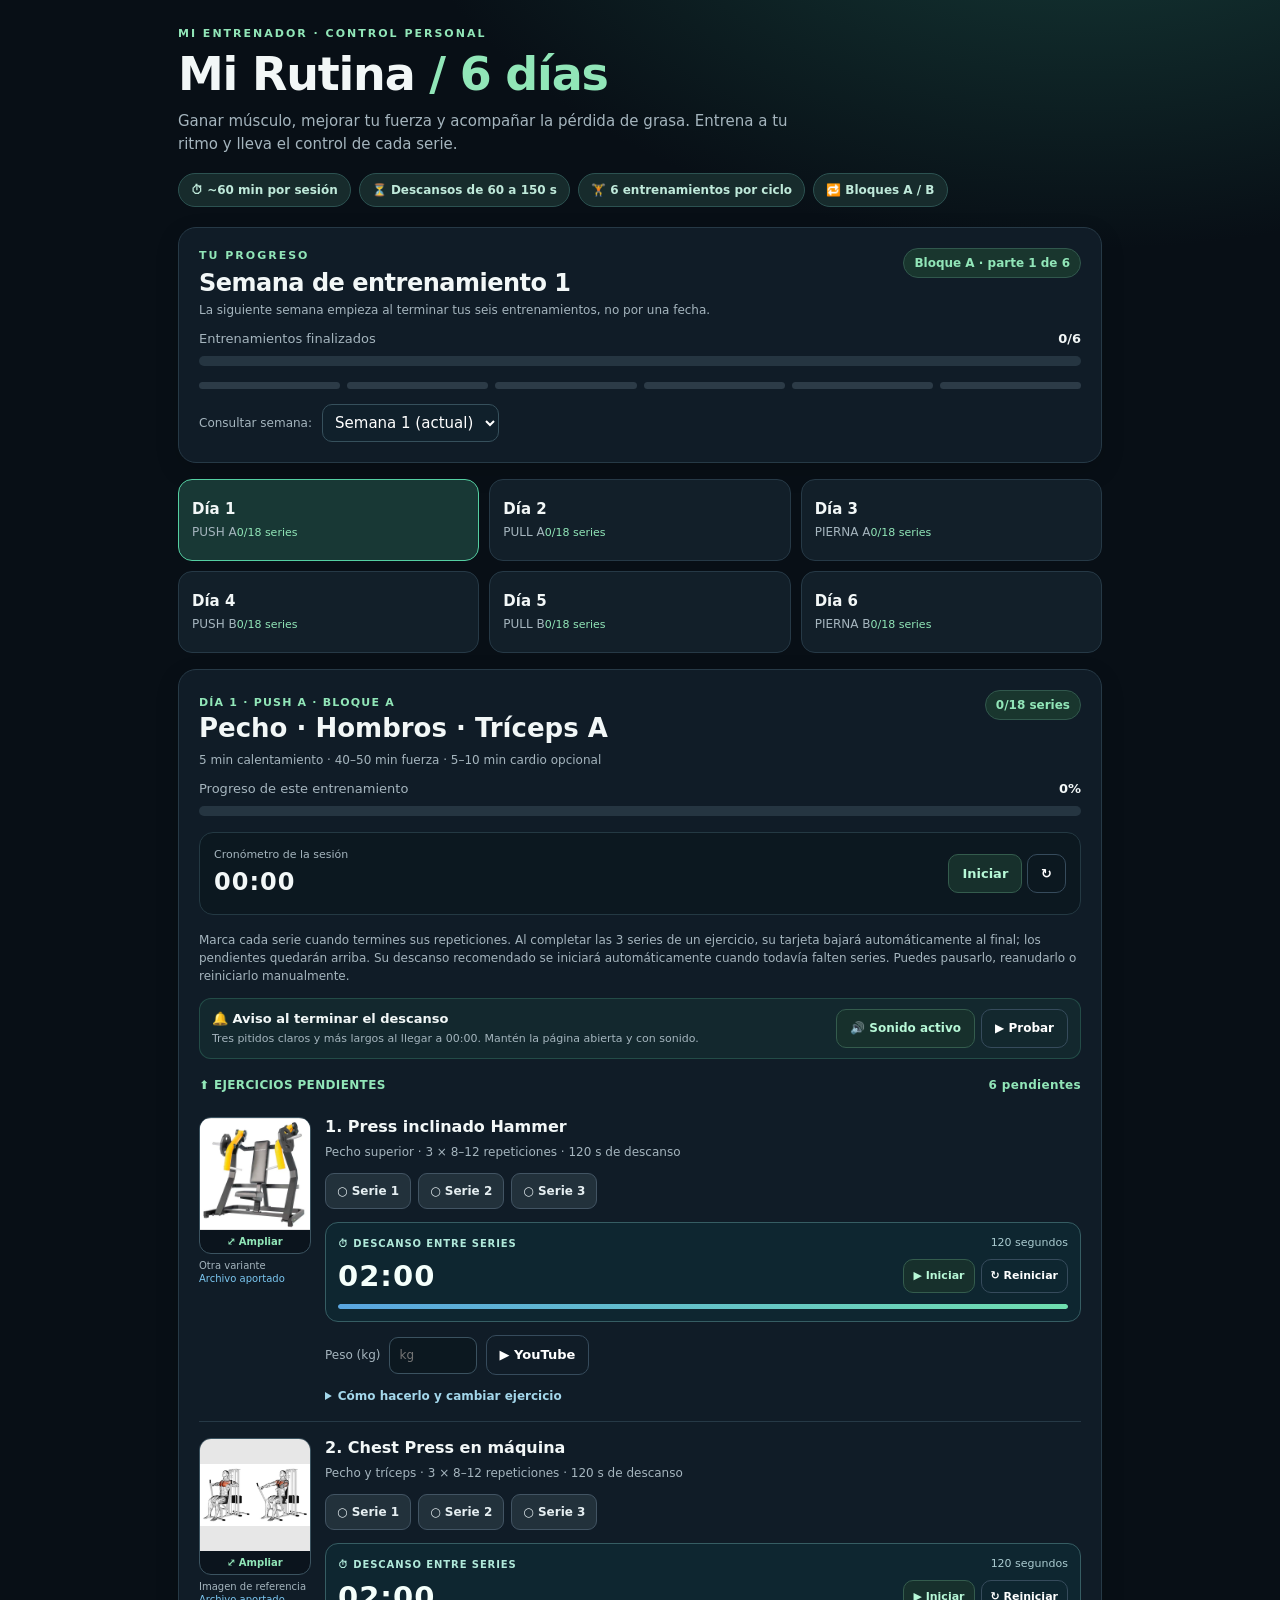
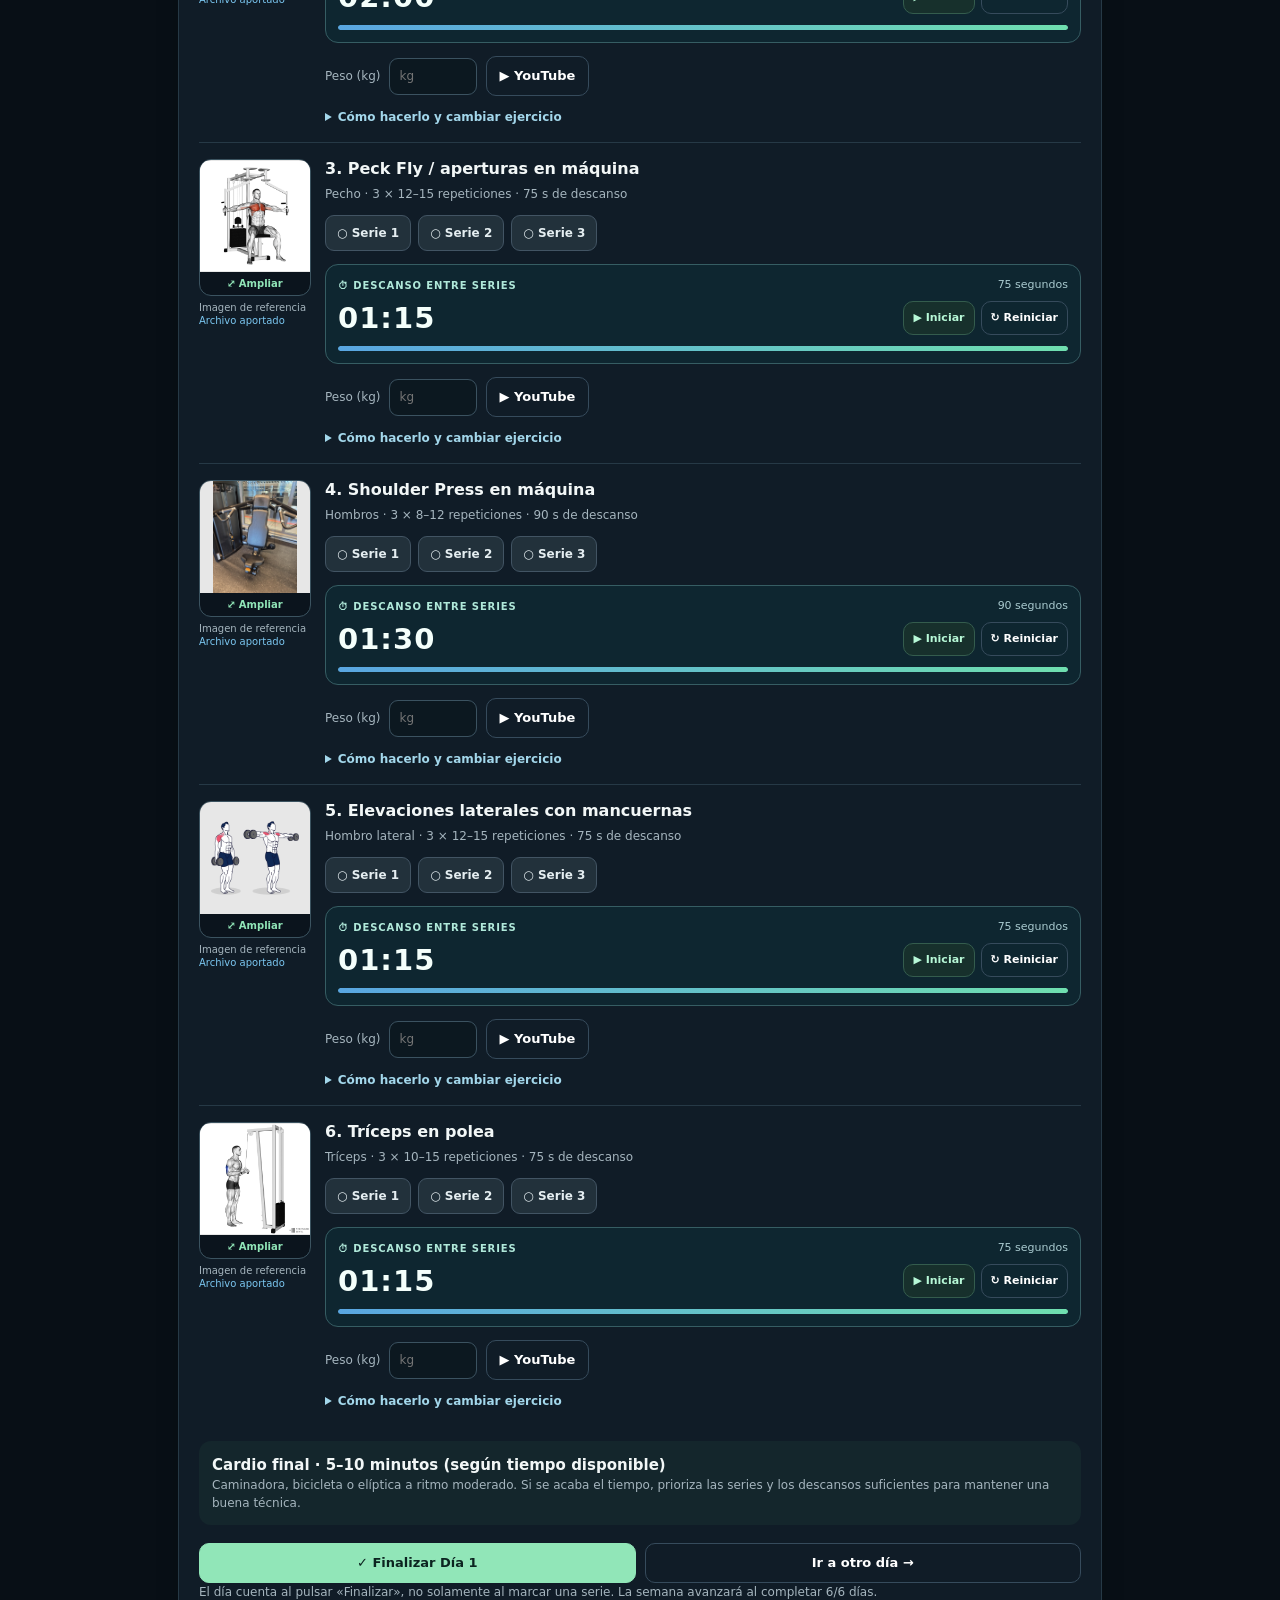
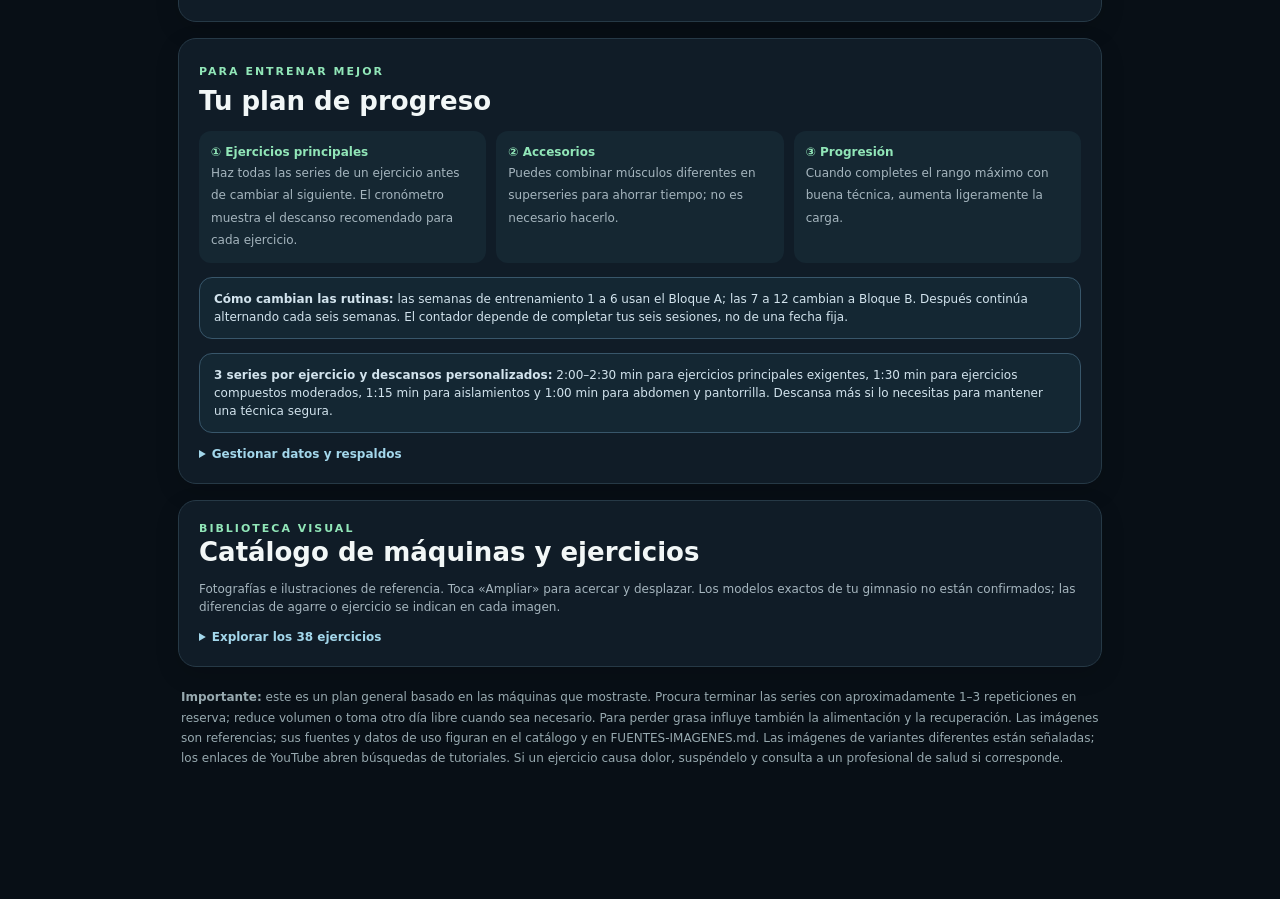
<file: index.html>
<!doctype html><html lang="es"><head><meta charset="utf-8"><meta name="viewport" content="width=device-width, initial-scale=1, viewport-fit=cover"><meta name="theme-color" content="#080f16"><meta name="description" content="Tu rutina de 6 días con progreso por series y avance automático al completar seis entrenamientos."><title>Mi Rutina · Entrenamiento de 6 días</title><style>
:root{color-scheme:dark;--bg:#080f16;--card:#101c27;--card2:#152330;--line:#263946;--text:#f2f7f7;--muted:#a5b5be;--green:#91e6b8;--green2:#37b988;--blue:#7bc7f1;--yellow:#ffd38b;--danger:#ffa8aa;--radius:18px}
*{box-sizing:border-box}html{scroll-behavior:smooth}body{margin:0;color:var(--text);font:15px/1.5 system-ui,-apple-system,BlinkMacSystemFont,'Segoe UI',sans-serif;background:radial-gradient(1100px 670px at 85% -180px,#17403b 0%,transparent 64%),var(--bg)}a{color:var(--blue);text-decoration:none}a:hover{text-decoration:underline}button,input,select,textarea{font:inherit}button{cursor:pointer}button:disabled{opacity:.42;cursor:not-allowed}button:focus-visible,input:focus-visible,select:focus-visible,summary:focus-visible{outline:2px solid var(--yellow);outline-offset:2px}
.shell{max-width:960px;margin:0 auto;padding:26px 18px 110px}header{margin-bottom:20px}.mini-label{text-transform:uppercase;letter-spacing:2px;color:var(--green);font-size:11px;font-weight:850}h1{font-size:clamp(28px,5vw,46px);line-height:1.08;letter-spacing:-1.2px;margin:7px 0 11px}h2{font-size:clamp(21px,3vw,26px);line-height:1.2;margin:0}h3{font-size:16px;margin:0}.desc,.muted{color:var(--muted)}.desc{max-width:650px;margin:0}.top-chips{display:flex;gap:8px;flex-wrap:wrap;margin-top:18px}.pill{border-radius:100px;padding:7px 12px;background:#172b2c;border:1px solid #2c5251;color:#bfe9da;font-size:12px;font-weight:700}.card{background:var(--card);border:1px solid var(--line);border-radius:var(--radius);padding:20px;margin-bottom:16px;box-shadow:0 8px 25px #0002}.card-top{display:flex;gap:14px;align-items:flex-start;justify-content:space-between;flex-wrap:wrap}.cycle-number{font-size:24px;letter-spacing:-.5px;font-weight:850}.subtle{color:var(--muted);font-size:12px}.counter{padding:5px 10px;border-radius:999px;border:1px solid #31584d;background:#19362e;color:var(--green);font-size:12px;font-weight:800}.progress{height:10px;border-radius:100px;background:#253541;overflow:hidden}.progress>div{height:100%;width:0%;background:linear-gradient(90deg,#438ac6,var(--green2));transition:width .25s}.progress-text{display:flex;justify-content:space-between;gap:10px;margin:10px 0 8px;font-size:13px}.cycle-dots{display:grid;grid-template-columns:repeat(6,1fr);gap:7px;margin-top:16px}.cycle-dot{height:7px;border-radius:10px;background:#2c3b47}.cycle-dot.done{background:var(--green2)}.days{display:grid;grid-template-columns:repeat(3,1fr);gap:10px;margin:0 0 16px}.daybtn{text-align:left;position:relative;min-width:0;min-height:82px;padding:13px;border-radius:14px;background:#121f29;color:var(--text);border:1px solid var(--line);transition:border-color .1s,background .1s}.daybtn.selected{background:#183835;border:1px solid #55cfa2}.daybtn.finished{background:#172f2a}.daybtn .top{display:flex;justify-content:space-between;align-items:center;font-size:15px;font-weight:800}.daybtn .label{font-size:12px;color:var(--muted);margin-top:6px;white-space:nowrap;overflow:hidden;text-overflow:ellipsis}.daybtn .meta{font-size:11px;color:var(--green);margin-top:5px}.check{background:#2b7558;border-radius:50%;height:20px;width:20px;display:grid;place-items:center;font-size:13px}.thin-label{color:var(--green);font-size:11px;letter-spacing:1.2px;font-weight:850}.session-bar{display:flex;gap:12px;align-items:center;justify-content:space-between;flex-wrap:wrap;margin:16px 0;padding:14px;border-radius:14px;background:#0c1820;border:1px solid #243943}.time{font-weight:800;font-size:24px;font-variant-numeric:tabular-nums;letter-spacing:1px}.warn{color:var(--yellow)}.small{font-size:12px}.btn,.btn-soft,.btn-ghost{display:inline-flex;align-items:center;justify-content:center;gap:7px;min-height:39px;border-radius:10px;padding:9px 13px;color:#fff;background:#1d2e3b;border:1px solid #364b5c;font-weight:700;font-size:13px}.btn:hover,.btn-soft:hover,.btn-ghost:hover{filter:brightness(1.13);text-decoration:none}.btn.primary{background:var(--green);border-color:var(--green);color:#0c2420}.btn.warnbtn{border-color:#66513b;color:var(--yellow)}.btn-ghost{background:transparent}.btn-soft{background:#17302c;border-color:#345c4d;color:#b7f8d7}.actions{display:flex;gap:9px;flex-wrap:wrap;margin-top:18px}.actions>*{flex:1}.line{height:1px;background:var(--line);margin:16px 0}.exercise{display:grid;grid-template-columns:86px minmax(0,1fr);gap:14px;padding:16px 0;border-top:1px solid var(--line)}.exercise:first-child{border-top:0}.photo{width:86px;height:86px;object-fit:cover;border-radius:12px;background:#203241;border:1px solid #3b5360}.photo-fallback{width:86px;height:86px;display:grid;place-items:center;border-radius:12px;background:linear-gradient(155deg,#1d5960,#1b333f);font-size:34px}.ename{font-weight:780;font-size:16px;line-height:1.25}.einfo{font-size:12px;color:var(--muted);margin-top:6px}.exo{min-width:0}.series{display:flex;flex-wrap:wrap;gap:7px;margin-top:12px}.serie{background:#22313b;border:1px solid #425463;color:#e5eef1;font-weight:800;border-radius:9px;padding:8px 11px;min-height:36px;font-size:12px}.serie.done{border-color:#50c99b;background:#18523d;color:#d1ffe7}.serie:disabled{opacity:.58}.exo-controls{display:flex;align-items:center;gap:9px;flex-wrap:wrap;margin-top:13px}.kg{display:flex;align-items:center;gap:8px;color:var(--muted);font-size:12px}.kg input{width:88px;border:1px solid #3b5260;border-radius:9px;background:#0c1820;color:white;padding:8px 10px;min-height:37px}.tiny{font-size:11px;color:var(--muted)}details{margin-top:12px}details summary{cursor:pointer;color:#a3d7eb;font-size:12px;font-weight:750}.detail{padding:12px;margin-top:8px;background:#132732;border-radius:10px;color:#d3e0e4;font-size:12px}.detail p{margin:0 0 10px}.detail label{display:block;margin-bottom:5px;color:#a5d7e7;font-size:12px}.detail select{max-width:100%;background:#0c1820;border:1px solid #3b5260;padding:8px;color:white;border-radius:8px}.exdisabled{opacity:.67}.card-footer{margin-top:15px;padding:13px;border-radius:12px;background:#14262c}.hrtext{font-size:12px;color:var(--muted)}.success{padding:12px 14px;border-radius:13px;border:1px solid #37785f;background:#17382d;color:#c9fbe0;margin-bottom:16px;font-size:13px}.tip{padding:12px 14px;border:1px solid #38566a;border-radius:13px;background:#142733;margin-top:14px;color:#d2e3ed;font-size:12px}.restfloat{position:fixed;bottom:15px;left:50%;transform:translateX(-50%);width:min(95vw,550px);background:#1b3f32;border:1px solid #5ba47b;border-radius:14px;padding:12px 15px;display:flex;align-items:center;justify-content:space-between;gap:10px;box-shadow:0 8px 32px #0009;z-index:50}.restfloat b{font-size:19px;font-variant-numeric:tabular-nums}.hidden{display:none!important}.history-controls{display:flex;align-items:center;gap:10px;flex-wrap:wrap;margin-top:15px}.history-controls select{background:#10202b;color:#fff;border:1px solid #36505c;border-radius:10px;padding:8px;min-height:36px}.footer{color:#97a9af;font-size:12px;line-height:1.7;margin:20px 3px}.toolrow{display:flex;gap:8px;flex-wrap:wrap;margin-top:12px}.toast{position:fixed;left:50%;top:17px;transform:translateX(-50%);background:#1e4b3d;border:1px solid #54c39d;padding:11px 17px;color:#e3ffef;border-radius:12px;z-index:99;max-width:94%;box-shadow:0 15px 45px #0009;text-align:center;font-weight:650}.banner{background:#1a4534;border:1px solid #58b88e;border-radius:14px;padding:15px;display:flex;justify-content:space-between;gap:12px;align-items:center;margin-bottom:17px}.banner strong{color:#ceffdf}.banner .small{color:#d1e5d8}.readonly{background:#372d1b;border:1px solid #76623c;border-radius:10px;color:#ffe8b0;padding:10px 12px;margin-top:11px;font-size:12px}.plan-explain{display:grid;grid-template-columns:repeat(3,1fr);gap:10px;margin-top:13px}.plan-step{background:#152732;border-radius:12px;padding:12px}.plan-step strong{display:block;color:var(--green);font-size:12px}.plan-step span{font-size:12px;color:var(--muted)}.sr{position:absolute;width:1px;height:1px;padding:0;margin:-1px;overflow:hidden;clip:rect(0,0,0,0);white-space:nowrap;border:0}
@media(max-width:680px){.shell{padding:17px 12px 80px}.card{padding:14px}.days{gap:7px}.daybtn{padding:10px;min-height:80px}.daybtn .label{font-size:11px}.daybtn .meta{font-size:10px}.exercise{grid-template-columns:68px minmax(0,1fr);gap:10px}.photo,.photo-fallback{height:68px;width:68px}.ename{font-size:14px}.einfo{font-size:11px}.plan-explain{grid-template-columns:1fr}.serie{padding:8px 9px}.top-chips{gap:6px}}
@media(max-width:360px){.days{grid-template-columns:repeat(2,1fr)}.exercise{grid-template-columns:54px minmax(0,1fr)}.photo,.photo-fallback{height:54px;width:54px}.card{padding:12px}.btn{padding:8px 9px}}
@media(prefers-reduced-motion:reduce){*,*:before,*:after{scroll-behavior:auto!important;transition:none!important}}

.rest-box{margin:13px 0 12px;padding:12px;border-radius:13px;background:#0e2630;border:1px solid #365d63}
.rest-header{display:flex;align-items:center;justify-content:space-between;gap:8px;flex-wrap:wrap}
.rest-caption{font-size:10px;letter-spacing:.9px;font-weight:850;color:#b0e9da}
.rest-hint{color:#aacbd0;font-size:11px}
.rest-face{display:flex;align-items:center;justify-content:space-between;gap:12px;margin:8px 0 11px;flex-wrap:wrap}
.rest-countdown{font-size:29px;line-height:1.05;color:#f4fffb;letter-spacing:1px;font-variant-numeric:tabular-nums}
.rest-countdown.rest-complete{color:var(--green)}
.rest-actions{display:flex;gap:6px;flex-wrap:wrap}
.rest-actions button{min-height:34px;padding:6px 9px;font-size:11px}
.rest-track{height:5px;background:#2b4852;border-radius:20px;overflow:hidden}
.rest-track>div{height:100%;background:linear-gradient(90deg,#59a6e1,#6fdfaf);border-radius:20px;transition:width .2s linear}
@media(max-width:420px){.rest-face{gap:8px}.rest-countdown{font-size:27px}.rest-actions button{font-size:10px;padding:5px 7px}}

/* Audible end-of-rest signal */
.sound-panel{margin:13px 0 5px;display:flex;align-items:center;justify-content:space-between;gap:10px;flex-wrap:wrap;background:rgba(58,170,123,.085);border:1px solid rgba(83,193,151,.24);border-radius:12px;padding:10px 12px}
.sound-panel .sound-copy{display:flex;flex-direction:column;gap:3px}
.sound-panel .sound-copy strong{font-size:13px}
.sound-panel .sound-copy small{font-size:11px;color:var(--muted, #a5b7b0)}
.sound-panel .sound-controls{display:flex;gap:6px;flex-wrap:wrap}
.sound-panel button{white-space:nowrap;font-size:12px}
.sound-panel button[aria-pressed="false"]{opacity:.78}
/* Keep unfinished exercises visible first without changing their stable storage keys. */
.exercise-list-label{display:flex;align-items:center;justify-content:space-between;gap:10px;padding:12px 0 7px;color:var(--green);font-size:12px;font-weight:850;letter-spacing:.35px}
.exercise-list-label.done-label{color:#a5b5be;margin-top:10px;border-top:1px dashed #426052;padding-top:17px}
.exercise-list-label + .exercise{border-top:0}
.exercise.exercise-completed{opacity:.72}
.exercise.exercise-completed .ename{color:#c0d7cc}
.complete-chip{display:inline-flex;align-items:center;border-radius:999px;color:#baf4d1;background:#174832;border:1px solid #3e9873;padding:2px 7px;margin-left:6px;font-size:10px;font-weight:800;vertical-align:middle}

</style><link rel="stylesheet" href="assets/gallery.css"></head><body><div class="shell"><header><div class="mini-label">MI ENTRENADOR · CONTROL PERSONAL</div><h1>Mi Rutina <span style="color:var(--green)">/ 6 días</span></h1><p class="desc">Ganar músculo, mejorar tu fuerza y acompañar la pérdida de grasa. Entrena a tu ritmo y lleva el control de cada serie.</p><div class="top-chips"><span class="pill">⏱ ~60 min por sesión</span><span class="pill">⏳ Descansos de 60 a 150 s</span><span class="pill">🏋️ 6 entrenamientos por ciclo</span><span class="pill">🔁 Bloques A / B</span></div></header><div id="announcement" class="banner hidden" role="status"></div><section class="card" aria-label="Progreso del ciclo"><div class="card-top"><div><div class="mini-label">TU PROGRESO</div><div id="cycleText" class="cycle-number">Semana de entrenamiento 1</div><div id="headerSub" class="small muted">Avanza al completar los 6 días, sin depender del calendario.</div></div><div id="phaseTag" class="counter">Bloque A · parte 1 de 6</div></div><div class="progress-text"><span class="muted">Entrenamientos finalizados</span><b id="completedDays">0/6</b></div><div class="progress"><div id="cycleBar" style="width:0%"></div></div><div class="cycle-dots" id="cycleDots"></div><div class="history-controls" id="historyControls"></div></section><nav class="days" id="days" aria-label="Selecciona tu día de entrenamiento"></nav><section id="main" tabindex="-1"></section><section class="card"><span class="mini-label">PARA ENTRENAR MEJOR</span><h2 style="margin:5px 0 10px">Tu plan de progreso</h2><div class="plan-explain"><div class="plan-step"><strong>① Ejercicios principales</strong><span>Haz todas las series de un ejercicio antes de cambiar al siguiente. El cronómetro muestra el descanso recomendado para cada ejercicio.</span></div><div class="plan-step"><strong>② Accesorios</strong><span>Puedes combinar músculos diferentes en superseries para ahorrar tiempo; no es necesario hacerlo.</span></div><div class="plan-step"><strong>③ Progresión</strong><span>Cuando completes el rango máximo con buena técnica, aumenta ligeramente la carga.</span></div></div><div class="tip"><b>Cómo cambian las rutinas:</b> las semanas de entrenamiento 1 a 6 usan el Bloque A; las 7 a 12 cambian a Bloque B. Después continúa alternando cada seis semanas. El contador depende de completar tus seis sesiones, no de una fecha fija.</div><div class="tip"><b>3 series por ejercicio y descansos personalizados:</b> 2:00–2:30 min para ejercicios principales exigentes, 1:30 min para ejercicios compuestos moderados, 1:15 min para aislamientos y 1:00 min para abdomen y pantorrilla. Descansa más si lo necesitas para mantener una técnica segura.</div><details><summary>Gestionar datos y respaldos</summary><div class="detail"><p>Los registros se guardan en el almacenamiento local de este navegador cuando esté disponible. No se sincronizan automáticamente con ChatGPT ni con otros dispositivos. Guarda un respaldo periódicamente.</p><div class="toolrow"><button class="btn-soft" onclick="backup()">↓ Exportar progreso</button><label class="btn-soft" style="cursor:pointer">↑ Importar respaldo<input type="file" class="sr" id="import" accept="application/json,.json"></label><button class="btn warnbtn" onclick="resetCurrent()">Reiniciar semana actual</button><button id="undoCycle" class="btn warnbtn hidden" onclick="undoCycle()">↶ Corregir semana anterior</button></div></div></details></section><section class="card" id="catalog"><div class="mini-label">BIBLIOTECA VISUAL</div><h2>Catálogo de máquinas y ejercicios</h2><p class="small muted">Fotografías e ilustraciones de referencia. Toca «Ampliar» para acercar y desplazar. Los modelos exactos de tu gimnasio no están confirmados; las diferencias de agarre o ejercicio se indican en cada imagen.</p><details id="catalogDetails"><summary>Explorar los 38 ejercicios</summary><div class="catalog-tools"><input id="catalogSearch" type="search" placeholder="Buscar máquina o músculo…" aria-label="Buscar en el catálogo"><select id="catalogFilter" aria-label="Filtrar fotografías"><option value="all">Todos</option><option value="photos">Con imagen</option><option value="pending">Foto pendiente</option></select></div><div id="catalogCount" class="catalog-count" aria-live="polite"></div><div id="catalogGrid" class="catalog-grid"></div></details></section><div class="footer"><b>Importante:</b> este es un plan general basado en las máquinas que mostraste. Procura terminar las series con aproximadamente 1–3 repeticiones en reserva; reduce volumen o toma otro día libre cuando sea necesario. Para perder grasa influye también la alimentación y la recuperación. Las imágenes son referencias; sus fuentes y datos de uso figuran en el catálogo y en FUENTES-IMAGENES.md. Las imágenes de variantes diferentes están señaladas; los enlaces de YouTube abren búsquedas de tutoriales. Si un ejercicio causa dolor, suspéndelo y consulta a un profesional de salud si corresponde.</div></div><div id="toast" class="toast hidden" role="status" aria-live="polite"></div><script src="assets/photo-data.js"></script><script src="assets/gallery.js"></script><script>
const EX={"inclinehammer":{"name":"Press inclinado Hammer","muscle":"Pecho superior","cue":"Espalda apoyada; baja controlado y empuja sin despegar hombros del respaldo.","family":"presspecho","yt":"Press inclinado Hammer técnica correcta ejercicio gimnasio","img":"assets/photos/seleccion-01-inclinehammer.webp"},"chestpress":{"name":"Chest Press en máquina","muscle":"Pecho y tríceps","cue":"Ajusta el asiento para que las manijas queden a la altura media del pecho.","family":"presspecho","yt":"Chest Press en máquina técnica correcta ejercicio gimnasio","img":"assets/photos/seleccion-02-chestpress.jpg"},"pecfly":{"name":"Peck Fly / aperturas en máquina","muscle":"Pecho","cue":"Mantén codos semiflexionados; cierra sin golpear las placas.","family":"aperturas","yt":"Peck Fly / aperturas en máquina técnica correcta ejercicio gimnasio","img":"assets/photos/seleccion-03-pecfly.gif"},"shoulderpress":{"name":"Shoulder Press en máquina","muscle":"Hombros","cue":"Empuja por encima de la cabeza sin arquear demasiado la espalda.","family":"presshombro","yt":"Shoulder Press en máquina técnica correcta ejercicio gimnasio","img":"assets/photos/seleccion-04-shoulderpress.jpg"},"lateralraise":{"name":"Elevaciones laterales con mancuernas","muscle":"Hombro lateral","cue":"Sube hasta alrededor de la altura del hombro, sin impulsarte.","family":"laterales","yt":"Elevaciones laterales con mancuernas técnica correcta ejercicio gimnasio","img":"assets/photos/seleccion-05-lateralraise.webp"},"tricepscable":{"name":"Tríceps en polea","muscle":"Tríceps","cue":"Codos fijos cerca del torso; extiende y regresa despacio.","family":"triceps","yt":"Tríceps en polea técnica correcta ejercicio gimnasio","img":"assets/photos/seleccion-06-tricepscable.jpg"},"pulldown":{"name":"Jalón al pecho / Pulldown","muscle":"Espalda dorsal","cue":"Lleva la barra al pecho superior y evita jalar por detrás de la nuca.","family":"vertical","yt":"Jalón al pecho / Pulldown técnica correcta ejercicio gimnasio","img":"assets/photos/seleccion-07-pulldown.png"},"pivotrow":{"name":"Remo con pivote","muscle":"Espalda media","cue":"Mantén el tronco estable y lleva los codos hacia atrás.","family":"remo","yt":"Remo con pivote técnica correcta ejercicio gimnasio","img":"assets/photos/seleccion-08-pivotrow.jpg"},"seatedrow":{"name":"Remo bajo cerrado","muscle":"Espalda media","cue":"Pecho abierto y espalda neutra; no te balancees para mover el peso.","family":"remo","yt":"Remo bajo cerrado técnica correcta ejercicio gimnasio","img":"assets/photos/seleccion-09-seatedrow.gif"},"reardelt":{"name":"Cristos invertidos / Rear Delt","muscle":"Hombro posterior","cue":"Abre los brazos con control y sin encoger los hombros.","family":"deltoideposterior","yt":"Cristos invertidos / Rear Delt técnica correcta ejercicio gimnasio","img":"assets/photos/seleccion-10-reardelt.jpg"},"curlw":{"name":"Curl de bíceps con barra W","muscle":"Bíceps","cue":"Codos cerca del cuerpo; evita mover el torso.","family":"biceps","yt":"Curl de bíceps con barra W técnica correcta ejercicio gimnasio","img":"assets/photos/seleccion-11-curlw.webp"},"hammercurl":{"name":"Curl martillo con mancuernas","muscle":"Bíceps y braquial","cue":"Palmas mirándose; sube y baja sin balancearte.","family":"biceps","yt":"Curl martillo con mancuernas técnica correcta ejercicio gimnasio","img":"assets/photos/seleccion-12-hammercurl.webp"},"hacksquat":{"name":"Máquina Hack","muscle":"Cuádriceps y glúteos","cue":"Pies apoyados y rodillas alineadas; desciende hasta donde controles.","family":"cuadriceps","yt":"Máquina Hack técnica correcta ejercicio gimnasio","img":"assets/photos/seleccion-13-hacksquat.webp"},"legpress":{"name":"Leg Press bilateral","muscle":"Piernas y glúteos","cue":"Espalda pegada al respaldo; no bloquees las rodillas al extender.","family":"cuadriceps","yt":"Leg Press bilateral técnica correcta ejercicio gimnasio","img":"assets/photos/seleccion-14-legpress.jpg"},"legpressuni":{"name":"Leg Press unilateral","muscle":"Piernas por separado","cue":"Menos carga; mantén pelvis estable y repite ambos lados.","family":"cuadriceps","yt":"Leg Press unilateral técnica correcta ejercicio gimnasio","img":"assets/photos/seleccion-15-legpressuni.jpg"},"legextension":{"name":"Leg Extension","muscle":"Cuádriceps","cue":"Alinea la rodilla con el eje de la máquina y extiende sin rebotes.","family":"extension","yt":"Leg Extension técnica correcta ejercicio gimnasio","img":"assets/photos/seleccion-16-legextension.jpg"},"seatedcurl":{"name":"Seated Leg Curl","muscle":"Femoral","cue":"Ajusta los rodillos; flexiona y controla el regreso.","family":"curlpierna","yt":"Seated Leg Curl técnica correcta ejercicio gimnasio","img":"assets/photos/seleccion-17-seatedcurl.png"},"pronecurl":{"name":"Prone / Lying Leg Curl","muscle":"Femoral","cue":"Cadera apoyada en el banco; evita arquear la espalda.","family":"curlpierna","yt":"Prone / Lying Leg Curl técnica correcta ejercicio gimnasio","img":"assets/photos/seleccion-18-pronecurl.webp"},"seatedcalf":{"name":"Pantorrilla sentado","muscle":"Pantorrillas (sóleo)","cue":"Sube los talones, pausa arriba y baja hasta estirar.","family":"pantorrilla","yt":"Pantorrilla sentado técnica correcta ejercicio gimnasio","img":"assets/photos/seleccion-19-seatedcalf.jpg"},"calfpress":{"name":"Pantorrilla en Leg Press","muscle":"Pantorrillas","cue":"Mueve solo el tobillo y mantén las rodillas ligeramente flexionadas.","family":"pantorrilla","yt":"Pantorrilla en Leg Press técnica correcta ejercicio gimnasio","img":"assets/photos/seleccion-20-calfpress.jpg"},"abcrunch":{"name":"Abdominal Crunch en máquina","muscle":"Abdomen","cue":"Flexiona el tronco con el abdomen; no tires con los brazos.","family":"abdomen","yt":"Abdominal Crunch en máquina técnica correcta ejercicio gimnasio","img":"assets/photos/seleccion-21-abcrunch.gif"},"pressbar":{"name":"Press de pecho con barra","muscle":"Pecho y tríceps","cue":"Pies firmes y omóplatos estables; usa seguros o un compañero si hace falta.","family":"presspecho","yt":"Press de pecho con barra técnica correcta ejercicio gimnasio","img":"assets/photos/seleccion-22-pressbar.jpg"},"crossover":{"name":"Cross Over en poleas","muscle":"Pecho","cue":"Junta las manos delante del pecho con codos suaves; no balancees.","family":"aperturas","yt":"Cross Over en poleas técnica correcta ejercicio gimnasio","img":"assets/photos/seleccion-23-crossover.jpg"},"tricepsrope":{"name":"Extensión de tríceps con cuerda","muscle":"Tríceps","cue":"Codos cerca del torso; separa ligeramente la cuerda al terminar.","family":"triceps","yt":"Extensión de tríceps con cuerda técnica correcta ejercicio gimnasio","img":"assets/photos/seleccion-24-tricepsrope.webp"},"assistedpull":{"name":"Dominadas asistidas","muscle":"Espalda dorsal","cue":"Usa asistencia suficiente; baja los hombros antes de tirar con los brazos.","family":"vertical","yt":"Dominadas asistidas técnica correcta ejercicio gimnasio","img":"assets/photos/seleccion-25-assistedpull.jpg"},"openrow":{"name":"Remo abierto en máquina","muscle":"Espalda y hombro posterior","cue":"Lleva los codos atrás y controla la vuelta.","family":"remo","yt":"Remo abierto en máquina técnica correcta ejercicio gimnasio","img":"assets/photos/seleccion-26-openrow.gif"},"triangledown":{"name":"Jalón con triángulo","muscle":"Espalda dorsal","cue":"Lleva el agarre a la parte superior del pecho sin echarte demasiado atrás.","family":"vertical","yt":"Jalón con triángulo técnica correcta ejercicio gimnasio","img":"assets/photos/seleccion-27-triangledown.webp"},"preachercurl":{"name":"Curl en banco predicador","muscle":"Bíceps","cue":"Apoya los brazos; no hiperextiendas el codo abajo.","family":"biceps","yt":"Curl en banco predicador técnica correcta ejercicio gimnasio","img":"assets/photos/seleccion-28-preachercurl.webp"},"bicepscable":{"name":"Curl de bíceps en polea","muscle":"Bíceps","cue":"Brazo estable y muñeca neutra; no balancees.","family":"biceps","yt":"Curl de bíceps en polea técnica correcta ejercicio gimnasio","img":"assets/photos/seleccion-29-bicepscable.webp"},"smithsquat":{"name":"Sentadilla en Smith","muscle":"Cuádriceps y glúteos","cue":"Coloca pies cómodamente y baja con control; usa los topes de seguridad.","family":"cuadriceps","yt":"Sentadilla en Smith técnica correcta ejercicio gimnasio","img":"assets/photos/seleccion-30-smithsquat.webp"},"rdl":{"name":"Peso muerto rumano con barra/mancuernas","muscle":"Femoral y glúteos","cue":"Cadera hacia atrás, espalda neutra y carga cerca de las piernas.","family":"bisagra","yt":"Peso muerto rumano con barra/mancuernas técnica correcta ejercicio gimnasio","img":"assets/photos/seleccion-31-rdl.jpg"},"glutemachine":{"name":"Máquina de glúteos / extensión de cadera","muscle":"Glúteos","cue":"Mueve la cadera sin arquear la zona lumbar; controla la vuelta.","family":"gluteo","yt":"Máquina de glúteos / extensión de cadera técnica correcta ejercicio gimnasio","img":"assets/photos/seleccion-32-glutemachine.png"},"abductor":{"name":"Hip Abductor (abrir)","muscle":"Glúteo medio","cue":"Abre las rodillas sin impulso y regresa con control.","family":"cadera","yt":"Hip Abductor (abrir) técnica correcta ejercicio gimnasio","img":"assets/photos/seleccion-33-abductor.webp"},"hipadductor":{"name":"Hip Adductor (cerrar)","muscle":"Aductores","cue":"Cierra con control y mantén pelvis estable.","family":"cadera","yt":"Hip Adductor (cerrar) técnica correcta ejercicio gimnasio","img":"assets/photos/seleccion-34-hipadductor.jpg"},"smithlunge":{"name":"Desplante en Smith","muscle":"Piernas y glúteos","cue":"Mantén estabilidad y flexiona ambas rodillas según tu rango.","family":"unilateral","yt":"Desplante en Smith técnica correcta ejercicio gimnasio","img":"assets/photos/seleccion-35-smithlunge.gif"},"bulgarian":{"name":"Desplante búlgaro","muscle":"Piernas y glúteos","cue":"Apoya pie trasero en banco, controla la bajada y equilibra ambos lados.","family":"unilateral","yt":"Desplante búlgaro técnica correcta ejercicio gimnasio","img":"assets/photos/seleccion-36-bulgarian.jpg"},"bentrow":{"name":"Remo agachado con polea baja","muscle":"Espalda","cue":"Inclina el torso manteniendo la espalda neutra y jala hacia la cintura.","family":"remo","yt":"Remo agachado con polea baja técnica correcta ejercicio gimnasio","img":"assets/photos/seleccion-37-bentrow.gif"},"trifrench":{"name":"Press francés con barra W","muscle":"Tríceps","cue":"Codos dirigidos arriba; baja la barra de forma controlada.","family":"triceps","yt":"Press francés con barra W técnica correcta ejercicio gimnasio","img":"assets/photos/seleccion-38-trifrench.jpg"}};
const PLAN={"A":[[{"id":"inclinehammer","sets":3,"reps":"8–12","rest":120},{"id":"chestpress","sets":3,"reps":"8–12","rest":120},{"id":"pecfly","sets":3,"reps":"12–15","rest":75},{"id":"shoulderpress","sets":3,"reps":"8–12","rest":90},{"id":"lateralraise","sets":3,"reps":"12–15","rest":75},{"id":"tricepscable","sets":3,"reps":"10–15","rest":75}],[{"id":"pulldown","sets":3,"reps":"8–12","rest":90},{"id":"pivotrow","sets":3,"reps":"8–12","rest":120},{"id":"seatedrow","sets":3,"reps":"10–12","rest":90},{"id":"reardelt","sets":3,"reps":"12–15","rest":75},{"id":"curlw","sets":3,"reps":"10–12","rest":75},{"id":"hammercurl","sets":3,"reps":"10–12","rest":75}],[{"id":"hacksquat","sets":3,"reps":"8–12","rest":150},{"id":"legpress","sets":3,"reps":"10–12","rest":120},{"id":"legextension","sets":3,"reps":"12–15","rest":75},{"id":"seatedcurl","sets":3,"reps":"10–12","rest":90},{"id":"seatedcalf","sets":3,"reps":"12–15","rest":60},{"id":"abcrunch","sets":3,"reps":"12–15","rest":60}],[{"id":"pressbar","sets":3,"reps":"8–12","rest":120},{"id":"inclinehammer","sets":3,"reps":"8–12","rest":120},{"id":"crossover","sets":3,"reps":"12–15","rest":75},{"id":"shoulderpress","sets":3,"reps":"8–12","rest":90},{"id":"lateralraise","sets":3,"reps":"12–15","rest":75},{"id":"tricepsrope","sets":3,"reps":"10–15","rest":75}],[{"id":"assistedpull","sets":3,"reps":"6–10","rest":120},{"id":"openrow","sets":3,"reps":"8–12","rest":90},{"id":"triangledown","sets":3,"reps":"10–12","rest":90},{"id":"reardelt","sets":3,"reps":"12–15","rest":75},{"id":"preachercurl","sets":3,"reps":"10–12","rest":75},{"id":"bicepscable","sets":3,"reps":"12–15","rest":75}],[{"id":"smithsquat","sets":3,"reps":"8–12","rest":150},{"id":"rdl","sets":3,"reps":"8–10","rest":150},{"id":"pronecurl","sets":3,"reps":"10–12","rest":90},{"id":"glutemachine","sets":3,"reps":"12–15","rest":90},{"id":"abductor","sets":3,"reps":"12–15","rest":75},{"id":"calfpress","sets":3,"reps":"12–15","rest":60}]],"B":[[{"id":"pressbar","sets":3,"reps":"8–12","rest":120},{"id":"inclinehammer","sets":3,"reps":"8–12","rest":120},{"id":"crossover","sets":3,"reps":"12–15","rest":75},{"id":"shoulderpress","sets":3,"reps":"8–12","rest":90},{"id":"lateralraise","sets":3,"reps":"12–15","rest":75},{"id":"tricepsrope","sets":3,"reps":"10–15","rest":75}],[{"id":"assistedpull","sets":3,"reps":"6–10","rest":120},{"id":"openrow","sets":3,"reps":"8–12","rest":90},{"id":"pivotrow","sets":3,"reps":"10–12","rest":120},{"id":"reardelt","sets":3,"reps":"12–15","rest":75},{"id":"preachercurl","sets":3,"reps":"10–12","rest":75},{"id":"hammercurl","sets":3,"reps":"10–12","rest":75}],[{"id":"smithsquat","sets":3,"reps":"8–12","rest":150},{"id":"legpressuni","sets":3,"reps":"10–12 por pierna","rest":120},{"id":"legextension","sets":3,"reps":"12–15","rest":75},{"id":"pronecurl","sets":3,"reps":"10–12","rest":90},{"id":"calfpress","sets":3,"reps":"12–15","rest":60},{"id":"abcrunch","sets":3,"reps":"12–15","rest":60}],[{"id":"chestpress","sets":3,"reps":"8–12","rest":120},{"id":"inclinehammer","sets":3,"reps":"8–12","rest":120},{"id":"pecfly","sets":3,"reps":"12–15","rest":75},{"id":"shoulderpress","sets":3,"reps":"8–12","rest":90},{"id":"lateralraise","sets":3,"reps":"12–15","rest":75},{"id":"tricepscable","sets":3,"reps":"10–15","rest":75}],[{"id":"triangledown","sets":3,"reps":"8–12","rest":90},{"id":"seatedrow","sets":3,"reps":"8–12","rest":90},{"id":"bentrow","sets":3,"reps":"10–12","rest":120},{"id":"reardelt","sets":3,"reps":"12–15","rest":75},{"id":"bicepscable","sets":3,"reps":"10–12","rest":75},{"id":"curlw","sets":3,"reps":"10–12","rest":75}],[{"id":"hacksquat","sets":3,"reps":"8–12","rest":150},{"id":"rdl","sets":3,"reps":"8–10","rest":150},{"id":"seatedcurl","sets":3,"reps":"10–12","rest":90},{"id":"glutemachine","sets":3,"reps":"12–15","rest":90},{"id":"hipadductor","sets":3,"reps":"12–15","rest":75},{"id":"seatedcalf","sets":3,"reps":"12–15","rest":60}]]};
const TYPES=['Pecho · Hombros · Tríceps A','Espalda · Bíceps A','Piernas · Cuádriceps · Abdomen','Pecho · Hombros · Tríceps B','Espalda · Bíceps B','Piernas · Glúteos · Femoral'];
const SHORT=['PUSH A','PULL A','PIERNA A','PUSH B','PULL B','PIERNA B'];
const STORAGE='rutina-progresiva-6-dias:v2';
const INITIAL={version:2,currentWeek:1,selectedDay:0,finished:{},sets:{},weights:{},reps:{},swaps:{},sessions:{},adaptation:true,adaptationWeeks:{},announcement:0,rest:null,exerciseRests:{},soundEnabled:true};
function stored(){try{const r=JSON.parse(localStorage.getItem(STORAGE));return r&&r.version===2?r:null;}catch(e){return null;}}
let db={...INITIAL,...(stored()||{})};
let viewWeek=db.currentWeek,day=Math.max(0,Math.min(5,db.selectedDay||0));
function save(){try{localStorage.setItem(STORAGE,JSON.stringify(db));return true;}catch(e){return false;}}
function pkey(w,d){return `${w}:${d}`;}
function key(w,d,i){return `${w}:${d}:${i}`;}
function keySet(w,d,i,s){return `${w}:${d}:${i}:${s}`;}
function phase(w){return Math.floor((w-1)/6)%2===0?'A':'B';}
function editable(){return viewWeek===db.currentWeek;}
function rawEntries(w,d){return PLAN[phase(w)][d];}
const REST_SECONDS={"inclinehammer":120,"chestpress":120,"pressbar":120,"hacksquat":150,"smithsquat":150,"legpress":120,"legpressuni":120,"rdl":150,"assistedpull":120,"pivotrow":120,"bentrow":120,"pulldown":90,"triangledown":90,"seatedrow":90,"openrow":90,"shoulderpress":90,"glutemachine":90,"seatedcurl":90,"pronecurl":90,"pecfly":75,"crossover":75,"legextension":75,"reardelt":75,"preachercurl":75,"curlw":75,"bicepscable":75,"hammercurl":75,"tricepscable":75,"tricepsrope":75,"lateralraise":75,"abductor":75,"hipadductor":75,"seatedcalf":60,"calfpress":60,"abcrunch":60};
function entries(w,d){return rawEntries(w,d).map((x,i)=>{
 const id=db.swaps[key(w,d,i)]||x.id;
 return {...x,id,rest:REST_SECONDS[id]||x.rest};
});}
function numSets(w,x){return 3;}
function tally(w,d){const ee=entries(w,d);let total=0,completed=0;ee.forEach((x,i)=>{const n=numSets(w,x);total+=n;for(let s=0;s<n;s++)if(db.sets[keySet(w,d,i,s)])completed++;});return {completed,total};}
function dayDone(w,d){return Boolean(db.finished[pkey(w,d)]);}
function countDays(w){return Array.from({length:6},(_,i)=>dayDone(w,i)).filter(Boolean).length;}
function pct(a,b){return b?Math.round(a/b*100):0;}
function esc(t){return String(t??'').replace(/[&<>"']/g,c=>({'&':'&amp;','<':'&lt;','>':'&gt;','"':'&quot;',"'":'&#39;'}[c]));}
function yurl(ex){return 'https://www.youtube.com/results?search_query='+encodeURIComponent(ex.yt+' ejercicio tutorial español');}
function safeFileJson(obj){return JSON.stringify(obj,null,2);}
function toast(s){const t=document.getElementById('toast');t.textContent=s;t.classList.remove('hidden');clearTimeout(toast.timer);toast.timer=setTimeout(()=>t.classList.add('hidden'),3200);}
function stamp(){return new Date().toISOString();}
function userSession(){return db.sessions[pkey(viewWeek,day)]||{elapsed:0,since:null};}
function elapsed(s){return (s.elapsed||0)+(s.since?Math.max(0,Date.now()-s.since):0);}
function fmt(ms){const t=Math.floor(Math.max(0,ms)/1000),m=Math.floor(t/60),s=t%60;return String(m).padStart(2,'0')+':'+String(s).padStart(2,'0');}
function setDay(d){day=d;db.selectedDay=d;save();render();}
function setViewWeek(w){viewWeek=Math.max(1,Math.min(db.currentWeek,Number(w)||1));day=0;render();}
function backCurrent(){viewWeek=db.currentWeek;day=db.selectedDay||0;render();}
function render(){
 const w=viewWeek, current=editable(), ph=phase(w), finished=countDays(w), c=tally(w,day), isdone=dayDone(w,day);
 document.getElementById('cycleText').textContent=`Semana de entrenamiento ${w}`;
 document.getElementById('phaseTag').textContent=`Bloque ${ph} · parte ${((w-1)%6)+1} de 6`;
 document.getElementById('completedDays').textContent=`${finished}/6`;
 document.getElementById('cycleBar').style.width=(finished/6*100)+'%';
 document.getElementById('cycleDots').innerHTML=Array.from({length:6},(_,i)=>`<span class="cycle-dot ${dayDone(w,i)?'done':''}"></span>`).join('');
 document.getElementById('headerSub').textContent=current?'La siguiente semana empieza al terminar tus seis entrenamientos, no por una fecha.':`Consultando registros de la semana ${w}.`;
 document.getElementById('days').innerHTML=Array.from({length:6},(_,d)=>{
  const t=tally(w,d),done=dayDone(w,d);return `<button type="button" class="daybtn ${d===day?'selected':''} ${done?'finished':''}" onclick="setDay(${d})" aria-pressed="${d===day}"><span class="top">Día ${d+1} ${done?'<span class="check">✓</span>':''}</span><span class="label">${esc(SHORT[d])}</span><span class="meta">${done?'Terminado':`${t.completed}/${t.total} series`}</span></button>`;
 }).join('');
 const ann=document.getElementById('announcement');
 if(current&&db.announcement===w&&w>1){ann.classList.remove('hidden');ann.innerHTML=`<div><strong>🎉 ¡Terminaste la semana ${w-1}!</strong><div class="small">Ya registraste los seis días. Comienzas la semana ${w} con los seis entrenamientos disponibles.</div></div><button class="btn-ghost" onclick="dismissAnnouncement()">Cerrar</button>`;}else ann.classList.add('hidden');
 const hist=document.getElementById('historyControls');
 hist.innerHTML=`<label class="small muted" for="weekSelect">Consultar semana:</label><select id="weekSelect" aria-label="Consultar semana" onchange="setViewWeek(this.value)">${Array.from({length:db.currentWeek},(_,j)=>`<option value="${j+1}" ${w===j+1?'selected':''}>Semana ${j+1}${j+1===db.currentWeek?' (actual)':''}</option>`).join('')}</select>${current?'':`<button class="btn-soft" onclick="backCurrent()">Volver a la actual</button>`}`;
 const orderedExercises=entries(w,day).map((item,i)=>({item,i,completed:Array.from({length:numSets(w,item)},(_,s)=>Boolean(db.sets[keySet(w,day,i,s)])).every(Boolean)}))
  .sort((a,b)=>Number(a.completed)-Number(b.completed)||a.i-b.i);
 const leftToDo=orderedExercises.filter(x=>!x.completed).length;
 const rows=orderedExercises.map(({item,i,completed},position)=>{
  const label=position===0
    ? `<div class="exercise-list-label">${leftToDo?'⬆ EJERCICIOS PENDIENTES':'✓ TODOS LOS EJERCICIOS TERMINADOS'} <span>${leftToDo?leftToDo+' pendientes':''}</span></div>`
    : completed&&!orderedExercises[position-1].completed
      ? `<div class="exercise-list-label done-label">✓ EJERCICIOS COMPLETADOS <span>${orderedExercises.length-leftToDo} listos</span></div>`
      : '';
  const e=EX[item.id],n=numSets(w,item),done=Array.from({length:n},(_,s)=>Boolean(db.sets[keySet(w,day,i,s)])).filter(Boolean).length;
  const swappables=Object.entries(EX).filter(([id,ex])=>id!==item.id&&ex.family===e.family).slice(0,12);
  const im=photoMarkup(item.id);
  const buttons=Array.from({length:n},(_,s)=>`<button type="button" class="serie ${db.sets[keySet(w,day,i,s)]?'done':''}" aria-pressed="${Boolean(db.sets[keySet(w,day,i,s)])}" ${!current||isdone?'disabled':''} onclick="toggleSet(${i},${s})">${db.sets[keySet(w,day,i,s)]?'✓':'○'} Serie ${s+1}</button>`).join('');
  const prevWeight=priorWeight(w,day,i,item.id);
  return `${label}<article class="exercise ${completed?'exercise-completed':''}" data-exercise-index="${i}">${im}<div class="exo"><div class="ename">${i+1}. ${esc(e.name)}${completed?'<span class="complete-chip">✓ 3/3 LISTO</span>':''}</div><div class="einfo">${esc(e.muscle)} · ${n} × ${esc(item.reps)} repeticiones · ${item.rest} s de descanso</div><div class="series" aria-label="Series de ${esc(e.name)}">${buttons}</div><div class="rest-box" aria-label="Cronómetro de descanso para ${esc(e.name)}"><div class="rest-header"><span class="rest-caption">⏱ DESCANSO ENTRE SERIES</span><span class="rest-hint" id="restStatus_${i}">${item.rest} segundos</span></div><div class="rest-face"><strong class="rest-countdown" id="restClock_${i}" role="timer">${restFormat(item.rest*1000)}</strong><div class="rest-actions"><button type="button" class="btn-soft rest-toggle" id="restToggle_${i}" onclick="toggleExerciseRest(${i})" ${!current||isdone?'disabled':''}>▶ Iniciar</button><button type="button" class="btn-ghost rest-reset" onclick="resetExerciseRest(${i})" ${!current||isdone?'disabled':''}>↻ Reiniciar</button></div></div><div class="rest-track"><div id="restProgress_${i}" style="width:100%"></div></div></div><div class="exo-controls"><label class="kg">Peso (kg) <input type="number" inputmode="decimal" min="0" step="0.5" placeholder="kg" value="${esc(db.weights[key(w,day,i)]||'')}" ${!current||isdone?'disabled':''} aria-label="Peso para ${esc(e.name)}" onchange="setWeight(${i},this.value)"></label><a target="_blank" rel="noopener noreferrer" class="btn-ghost" href="${yurl(e)}">▶ YouTube</a></div>${prevWeight?`<div class="tiny">Último registro: ${esc(prevWeight)} kg</div>`:''}<details><summary>Cómo hacerlo y cambiar ejercicio</summary><div class="detail"><p>${esc(e.cue)}</p><label for="alt_${i}">Alternativa si está ocupado:</label><select id="alt_${i}" ${!current||isdone?'disabled':''} onchange="swapExercise(${i},this.value)"><option value="">Elegir alternativa…</option>${swappables.map(([id,ex])=>`<option value="${esc(id)}">${esc(ex.name)}</option>`).join('')}</select></div></details></div></article>`;
 }).join('');
 const summary=`<section class="card"><div class="card-top"><div><span class="thin-label">DÍA ${day+1} · ${esc(SHORT[day])} · BLOQUE ${ph}</span><h2>${esc(TYPES[day])}</h2><p class="small muted" style="margin:7px 0 0">5 min calentamiento · 40–50 min fuerza · 5–10 min cardio opcional</p></div><div class="counter">${c.completed}/${c.total} series</div></div><div class="progress-text"><span class="muted">Progreso de este entrenamiento</span><b>${pct(c.completed,c.total)}%</b></div><div class="progress"><div style="width:${pct(c.completed,c.total)}%"></div></div>${!current?'<div class="readonly">Esta semana es histórica. Puedes consultar los registros, pero no modificarlos.</div>':''}${isdone?'<div class="success" style="margin-top:14px">✓ Entrenamiento finalizado y contado para tu semana.</div>':''}<div class="session-bar"><div><div class="tiny">Cronómetro de la sesión</div><div class="time" id="sessionTime">00:00</div></div><div><button class="btn-soft" id="sessionToggle" ${!current||isdone?'disabled':''} onclick="toggleSession()">Iniciar</button> <button class="btn-ghost" ${!current||isdone?'disabled':''} onclick="resetSession()">↻</button></div></div><div class="small muted">Marca cada serie cuando termines sus repeticiones. Al completar las 3 series de un ejercicio, su tarjeta bajará automáticamente al final; los pendientes quedarán arriba. Su descanso recomendado se iniciará automáticamente cuando todavía falten series. Puedes pausarlo, reanudarlo o reiniciarlo manualmente.</div><div class="sound-panel"><div class="sound-copy"><strong>🔔 Aviso al terminar el descanso</strong><small>Tres pitidos claros y más largos al llegar a 00:00. Mantén la página abierta y con sonido.</small></div><div class="sound-controls"><button type="button" class="btn-soft" id="audioToggle" aria-pressed="${db.soundEnabled!==false}" onclick="toggleAlarmSound()">${db.soundEnabled!==false?'🔊 Sonido activo':'🔇 Silenciado'}</button><button type="button" class="btn-ghost" onclick="testAlarmSound()">▶ Probar</button></div></div><div id="exercises">${rows}</div><div class="card-footer"><b>Cardio final · 5–10 minutos (según tiempo disponible)</b><div class="small muted">Caminadora, bicicleta o elíptica a ritmo moderado. Si se acaba el tiempo, prioriza las series y los descansos suficientes para mantener una buena técnica.</div></div><div class="actions">${current&&!isdone?`<button class="btn primary" onclick="finishDay()">✓ Finalizar Día ${day+1}</button>`:current?`<button class="btn warnbtn" onclick="reopenDay()">Deshacer día terminado</button>`:`<button class="btn-ghost" onclick="backCurrent()">Volver al entrenamiento actual</button>`}<button class="btn-ghost" onclick="nextPending()">${current?'Ir a otro día →':'Ver día siguiente →'}</button></div><div class="small muted">El día cuenta al pulsar «Finalizar», no solamente al marcar una serie. La semana avanzará al completar 6/6 días.</div></section>`;
 document.getElementById('main').innerHTML=summary;
 document.getElementById('undoCycle').classList.toggle('hidden',!canUndoCycle());
 updateClocks();
}
function priorWeight(w,d,i,id){for(let p=w-1;p>=Math.max(1,w-6);p--){const v=db.weights[key(p,d,i)];const e=entries(p,d)[i];if(v!==undefined&&String(v)!==''&&e&&e.id===id)return v;}return null;}

// Recommended defaults for hypertrophy; a longer recovery is always allowed.
function restDuration(i){return (entries(viewWeek,day)[i]?.rest||90)*1000;}
function restLabel(ms){return Math.round(ms/1000)+' segundos';}
function restKey(i,w=viewWeek,d=day){return key(w,d,i);}
function restEntry(i){
 const t=(db.exerciseRests||{})[restKey(i)]||null;
 // Upgrade old 45-second timers transparently, preserving completed series and weights.
 return t&&t.duration===restDuration(i)?t:null;
}
function restRemaining(state,duration){if(!state)return duration;return state.running?Math.max(0,state.ends-Date.now()):Math.max(0,Number(state.remaining??duration));}
function restFormat(ms){const s=Math.ceil(Math.max(0,ms)/1000);return String(Math.floor(s/60)).padStart(2,'0')+':'+String(s%60).padStart(2,'0');}
// Web Audio: generated locally, no external audio file, download, or network required.
// Modern mobile browsers require a user gesture before audible playback.
let alarmAudioContext=null;
function unlockAlarmAudio(){
 if(db.soundEnabled===false)return;
 try{
  const AudioCtor=window.AudioContext||window.webkitAudioContext;
  if(!AudioCtor)return;
  if(!alarmAudioContext)alarmAudioContext=new AudioCtor();
  if(alarmAudioContext.state==='suspended')alarmAudioContext.resume().catch(()=>{});
  // Small, silent pulse unlocks audio playback in some mobile Safari versions.
  const src=alarmAudioContext.createOscillator(),vol=alarmAudioContext.createGain();
  vol.gain.setValueAtTime(0,alarmAudioContext.currentTime);
  src.connect(vol);vol.connect(alarmAudioContext.destination);
  src.start();src.stop(alarmAudioContext.currentTime+0.015);
 }catch(err){/* Silence if the browser blocks audio. */}
}
function playRestChime(){
 if(db.soundEnabled===false||!alarmAudioContext||alarmAudioContext.state!=='running')return;
 try{
  const ctx=alarmAudioContext,now=ctx.currentTime;
  // Three distinct, louder alert beeps (~1.9s total), with a longer final beep.
  // Keep the combined peaks below full-scale to avoid clipping on phone speakers.
  const beeps=[
   {delay:0,frequency:880,duration:0.44},
   {delay:0.65,frequency:988,duration:0.44},
   {delay:1.30,frequency:1175,duration:0.60}
  ];
  beeps.forEach(({delay,frequency,duration})=>{
   const start=now+delay;
   const end=start+duration;
   // A triangular fundamental and a quiet overtone project more clearly on mobile.
   [[frequency,'triangle',0.25],[frequency*1.5,'sine',0.075]].forEach(([hz,wave,peak])=>{
    const osc=ctx.createOscillator(),gain=ctx.createGain();
    osc.type=wave;
    osc.frequency.setValueAtTime(hz,start);
    gain.gain.setValueAtTime(0.0001,start);
    gain.gain.exponentialRampToValueAtTime(peak,start+0.018);
    gain.gain.setValueAtTime(peak,end-0.085);
    gain.gain.exponentialRampToValueAtTime(0.0001,end);
    osc.connect(gain);gain.connect(ctx.destination);
    osc.start(start);osc.stop(end+0.02);
   });
  });
 }catch(err){/* Keep the visual timer working even if audio is blocked. */}
}
function toggleAlarmSound(){
 db.soundEnabled=db.soundEnabled===false;
 save();
 if(db.soundEnabled)unlockAlarmAudio();
 const b=document.getElementById('audioToggle');
 if(b){b.textContent=db.soundEnabled?'🔊 Sonido activo':'🔇 Silenciado';b.setAttribute('aria-pressed',String(db.soundEnabled));}
 toast(db.soundEnabled?'Aviso sonoro activado. Prueba el sonido.':'Aviso sonoro silenciado.');
}
function testAlarmSound(){
 if(db.soundEnabled===false){toast('Activa el sonido para escuchar el aviso.');return;}
 unlockAlarmAudio();
 // AudioContext.resume is asynchronous in some browsers.
 if(alarmAudioContext){alarmAudioContext.resume().then(()=>playRestChime()).catch(()=>toast('El navegador bloqueó el sonido. Revisa el volumen.'));}
 else toast('Este navegador no permite reproducir audio.');
}
function startExerciseRest(i,fresh=false){
 unlockAlarmAudio();
 if(!editable()||dayDone(viewWeek,day))return;
 if(!db.exerciseRests)db.exerciseRests={};
 const duration=restDuration(i),k=restKey(i),old=restEntry(i),remaining=fresh?duration:restRemaining(old,duration);
 const ms=remaining>0?remaining:duration;
 db.exerciseRests[k]={running:true,ends:Date.now()+ms,remaining:ms,finished:false,duration};
 save();updateClocks();
}
function toggleExerciseRest(i){
 if(!editable()||dayDone(viewWeek,day))return;
 const k=restKey(i),state=restEntry(i);
 if(state&&state.running&&restRemaining(state,restDuration(i))>0){
  db.exerciseRests[k]={running:false,ends:null,remaining:restRemaining(state,restDuration(i)),finished:false,duration:restDuration(i)};
  save();updateClocks();
 }else startExerciseRest(i,false);
}
function resetExerciseRest(i){
 if(!editable()||dayDone(viewWeek,day))return;
 if(!db.exerciseRests)db.exerciseRests={};
 db.exerciseRests[restKey(i)]={running:false,ends:null,remaining:restDuration(i),finished:false,duration:restDuration(i)};
 save();updateClocks();
}
function updateExerciseTimers(){
 let shouldSave=false;
 const locked=!editable()||dayDone(viewWeek,day);
 entries(viewWeek,day).forEach((ex,i)=>{
  const k=restKey(i),t=restEntry(i),duration=restDuration(i);
  let ms=restRemaining(t,duration);
  if(t&&t.running&&ms<=0){
   db.exerciseRests[k]={running:false,ends:null,remaining:0,finished:true,duration};
   ms=0;shouldSave=true;
   // Avoid a surprise alarm on reopening a long-expired countdown.
   if(Date.now()-t.ends<3500&&document.visibilityState==='visible')playRestChime();
  }
  const clock=document.getElementById(`restClock_${i}`),status=document.getElementById(`restStatus_${i}`);
  const btn=document.getElementById(`restToggle_${i}`),bar=document.getElementById(`restProgress_${i}`);
  if(clock){clock.textContent=restFormat(ms);clock.classList.toggle('rest-complete',Boolean(t&&ms===0));}
  if(status)status.textContent=ms<=0?'✓ ¡Descanso terminado!':t&&t.running?'En curso':t&&ms<duration?'En pausa':restLabel(duration);
  if(btn){btn.textContent=t&&t.running&&ms>0?'Ⅱ Pausar':ms===0?'▶ Repetir descanso':ms<duration?'▶ Reanudar':'▶ Iniciar';btn.disabled=locked;}
  if(bar)bar.style.width=Math.max(0,Math.min(100,ms/duration*100))+'%';
 });
 if(shouldSave)save();
}

function toggleSet(i,s){
 unlockAlarmAudio();
 if(!editable()||dayDone(viewWeek,day))return;
 const k=keySet(viewWeek,day,i,s);
 db.sets[k]=!db.sets[k];
 if(!db.exerciseRests)db.exerciseRests={};
 const n=numSets(viewWeek,entries(viewWeek,day)[i]);
 const complete=Array.from({length:n},(_,j)=>Boolean(db.sets[keySet(viewWeek,day,i,j)])).filter(Boolean).length;
 const duration=restDuration(i);
  if(db.sets[k]&&complete<n){db.exerciseRests[restKey(i)]={running:true,ends:Date.now()+duration,remaining:duration,finished:false,duration};}
  else{db.exerciseRests[restKey(i)]={running:false,ends:null,remaining:duration,finished:false,duration};}
 save();render();
 if(tally(viewWeek,day).completed===tally(viewWeek,day).total)toast('¡Todas las series listas! Ahora finaliza el día.');
}
function setWeight(i,value){if(!editable()||dayDone(viewWeek,day))return;db.weights[key(viewWeek,day,i)]=value;save();}
function nextPending(){for(let step=1;step<=6;step++){const d=(day+step)%6;if(!dayDone(viewWeek,d)){setDay(d);return;}}setDay((day+1)%6);}
function finishDay(){if(!editable()||dayDone(viewWeek,day))return;const t=tally(viewWeek,day);if(t.completed===0){alert('Primero marca alguna serie completada. Si necesitas descansar, puedes cerrar esta página sin finalizar el día.');return;}if(t.completed<t.total&&!confirm(`Completaste ${t.completed} de ${t.total} series. ¿Quieres finalizar y contabilizar este día aunque falten series?`))return;const old=viewWeek;db.finished[pkey(old,day)]={date:stamp(),completed:t.completed,total:t.total};stopCurrentSession();if(db.exerciseRests){for(let i=0;i<entries(old,day).length;i++)delete db.exerciseRests[key(old,day,i)];}
 if(countDays(old)===6){db.currentWeek=old+1;db.selectedDay=0;db.announcement=db.currentWeek;viewWeek=db.currentWeek;day=0;save();render();window.scrollTo({top:0,behavior:'smooth'});toast(`¡Seis días completados! Empieza la semana ${db.currentWeek} 🎉`);}else{save();render();toast(`Día ${day+1} registrado. Te faltan ${6-countDays(old)} días para avanzar.`);}}
function reopenDay(){if(!editable()||!dayDone(viewWeek,day))return;if(!confirm(`¿Reabrir Día ${day+1}? Dejará de contar hasta que lo finalices otra vez.`))return;delete db.finished[pkey(viewWeek,day)];save();render();toast('Día reabierto.');}
function canUndoCycle(){if(db.currentWeek<=1)return false;const w=db.currentWeek;const anyCompleted=countDays(w)>0;const anySet=Array.from({length:6},(_,d)=>tally(w,d).completed).some(x=>x>0);return viewWeek===w&&!anyCompleted&&!anySet;}
function undoCycle(){if(!canUndoCycle())return;const w=db.currentWeek;if(!confirm(`¿Volver a la semana ${w-1} para corregir su último día?`))return;db.currentWeek=w-1;viewWeek=w-1;const all=Object.entries(db.finished).filter(([k])=>k.startsWith(`${w-1}:`)).sort((a,b)=>b[1].date.localeCompare(a[1].date));if(all.length){day=Number(all[0][0].split(':')[1]);delete db.finished[all[0][0]];}else day=5;db.selectedDay=day;db.announcement=0;save();render();toast('Semana anterior reabierta para corregirla.');}
function dismissAnnouncement(){db.announcement=0;save();render();}
function swapExercise(i,id){if(!id||!editable()||dayDone(viewWeek,day))return;const old=entries(viewWeek,day)[i];const n=numSets(viewWeek,old);if(Array.from({length:n},(_,s)=>db.sets[keySet(viewWeek,day,i,s)]).some(Boolean)&&!confirm('Cambiar de ejercicio desmarcará las series de esta tarjeta. ¿Continuar?')){render();return;}for(let s=0;s<6;s++)delete db.sets[keySet(viewWeek,day,i,s)];db.swaps[key(viewWeek,day,i)]=id;delete db.weights[key(viewWeek,day,i)];if(db.exerciseRests)delete db.exerciseRests[key(viewWeek,day,i)];save();render();toast('Ejercicio sustituido para esta semana.');}
function stopCurrentSession(){const s=db.sessions[pkey(viewWeek,day)];if(s&&s.since){s.elapsed+=Math.max(0,Date.now()-s.since);s.since=null;}}
function toggleSession(){if(!editable()||dayDone(viewWeek,day))return;const k=pkey(viewWeek,day);const s=db.sessions[k]||{elapsed:0,since:null};if(s.since){s.elapsed+=Math.max(0,Date.now()-s.since);s.since=null;}else{s.since=Date.now();}db.sessions[k]=s;save();updateClocks();}
function resetSession(){if(!editable()||dayDone(viewWeek,day))return;if(!confirm('¿Reiniciar el cronómetro de esta sesión?'))return;db.sessions[pkey(viewWeek,day)]={elapsed:0,since:null};save();updateClocks();}
function updateClocks(){
 const st=document.getElementById('sessionTime'),btn=document.getElementById('sessionToggle');
 const s=userSession();
 if(st){st.textContent=fmt(elapsed(s));st.classList.toggle('warn',elapsed(s)>=3600000);}
 if(btn)btn.textContent=s.since?'Pausar':'Iniciar';
 updateExerciseTimers();
}
function backup(){const blob=new Blob([safeFileJson({app:'Rutinas 6 días',savedAt:stamp(),db})],{type:'application/json'});const url=URL.createObjectURL(blob),a=document.createElement('a');a.href=url;a.download=`rutina_respaldo_semana_${db.currentWeek}.json`;document.body.appendChild(a);a.click();a.remove();setTimeout(()=>URL.revokeObjectURL(url),2000);toast('Respaldo generado.');}
async function restore(evt){const file=evt.target.files?.[0];if(!file)return;try{const data=JSON.parse(await file.text());if(!data.db||data.db.version!==2||!Number.isInteger(data.db.currentWeek)||data.db.currentWeek<1||!data.db.sets||!data.db.finished)throw Error('incompatible');if(!confirm('¿Importar este respaldo? Reemplazará los registros actuales en este navegador.'))return;db={...INITIAL,...data.db};viewWeek=db.currentWeek;day=db.selectedDay||0;save();render();toast('Respaldo restaurado.');}catch(e){alert('No se pudo importar. Selecciona un respaldo compatible de esta página.');}finally{evt.target.value='';}}
function resetCurrent(){if(!editable())return;if(!confirm(`¿Reiniciar todas las series y los días de la semana ${viewWeek}? Esto no se puede deshacer sin un respaldo.`))return;Object.keys(db.sets).forEach(k=>{if(k.startsWith(viewWeek+':'))delete db.sets[k];});Object.keys(db.finished).forEach(k=>{if(k.startsWith(viewWeek+':'))delete db.finished[k];});Object.keys(db.weights).forEach(k=>{if(k.startsWith(viewWeek+':'))delete db.weights[k];});Object.keys(db.sessions).forEach(k=>{if(k.startsWith(viewWeek+':'))delete db.sessions[k];});if(db.exerciseRests)Object.keys(db.exerciseRests).forEach(k=>{if(k.startsWith(viewWeek+':'))delete db.exerciseRests[k];});save();render();toast('Semana reiniciada.');}
function init(){document.getElementById('import').addEventListener('change',restore);render();setInterval(updateClocks,250);}
window.addEventListener('DOMContentLoaded',init);
</script><dialog id="photoViewer" aria-labelledby="photoTitle" aria-describedby="viewerHelp"><div class="viewer-top"><h2 id="photoTitle"></h2><button type="button" class="btn-ghost" id="photoClose" aria-label="Cerrar fotografía">✕ Cerrar</button></div><div class="viewer-tools"><button type="button" class="btn-ghost" id="zoomOut" aria-label="Alejar">−</button><output id="zoomValue" aria-live="polite">100%</output><button type="button" class="btn-ghost" id="zoomIn" aria-label="Acercar">+</button><button type="button" class="btn-ghost" id="zoomReset">Restablecer</button></div><div class="viewer-help" id="viewerHelp">Pellizca con dos dedos o usa + / −. Arrastra para mover. Escape para cerrar.</div><div class="zoom-stage" id="zoomStage"><img id="zoomImage" alt="" draggable="false"></div><div class="viewer-caption" id="photoCaption"></div></dialog></body></html>
</file>
<file: assets/gallery.css>
/* Local photographs and accessible mobile viewer. */
.photo-wrap{margin:0;min-width:0}.photo-open{display:block;background:#0b141d;border:1px solid #3b5360;border-radius:12px;padding:0;width:100%;overflow:hidden;color:var(--green)}
.photo-open .photo{display:block;border:0;border-radius:0;object-fit:contain;width:100%;height:100%;background:#e7e7e7}.photo-open span{display:block;font-size:10px;padding:4px;font-weight:750}.photo-wrap figcaption{font-size:10px;line-height:1.35;color:var(--muted);margin-top:5px}.photo-wrap .photo-open{height:auto}.photo-wrap .photo{height:95px}
.photo-missing{padding:12px 5px;min-height:90px;border-radius:12px;background:#172a35;text-align:center;font-size:11px;color:var(--muted)}
.catalog-tools{display:flex;gap:10px;flex-wrap:wrap;margin:18px 0}.catalog-tools input,.catalog-tools select{min-height:44px;color:var(--text);background:#0c1820;border:1px solid #3b5260;border-radius:10px;padding:9px 12px}.catalog-tools input{flex:1;min-width:160px}.catalog-grid{display:grid;grid-template-columns:repeat(3,minmax(0,1fr));gap:12px}.catalog-item{border:1px solid var(--line);background:#0c1820;border-radius:14px;padding:12px;min-width:0}.catalog-item .photo-open{height:165px}.catalog-item .photo-open .photo{height:140px}.catalog-item h3{font-size:14px;margin:12px 0 7px}.catalog-item p{font-size:12px;color:var(--muted)}.photo-credit{font-size:11px;line-height:1.6;overflow-wrap:anywhere}.photo-credit a{text-decoration:underline}.photo-notice{font-size:11px;color:var(--yellow);margin:8px 0}.catalog-item .btn-ghost{font-size:12px;margin-top:6px}.catalog-count{font-size:12px;color:var(--muted);margin-bottom:12px}
#photoViewer{padding:0;width:min(96vw,1100px);max-width:1100px;height:min(94dvh,950px);max-height:94dvh;border:1px solid #4f736e;border-radius:16px;background:#080f16;color:var(--text);overflow:hidden}#photoViewer::backdrop{background:#000d}#photoViewer[open]{display:flex;flex-direction:column}.viewer-top{display:flex;justify-content:space-between;align-items:center;gap:12px;padding:12px 16px;border-bottom:1px solid var(--line)}.viewer-top h2{font-size:16px}.viewer-top button{min-width:44px}.viewer-tools{display:flex;align-items:center;justify-content:center;gap:10px;padding:8px}.viewer-tools button{min-width:44px;min-height:44px}.zoom-stage{flex:1;min-height:100px;position:relative;overflow:hidden;touch-action:none;user-select:none;background:#111a21;cursor:grab}.zoom-stage:active{cursor:grabbing}#zoomImage{position:absolute;inset:0;width:100%;height:100%;object-fit:contain;transform-origin:center;pointer-events:none;user-select:none}.viewer-caption{padding:10px 16px;max-height:26dvh;overflow:auto;border-top:1px solid var(--line)}.viewer-caption p{margin:3px 0}.viewer-help{text-align:center;color:var(--muted);font-size:11px;padding:0 10px 8px}
@media(min-width:681px){.exercise{grid-template-columns:112px minmax(0,1fr)}.photo-wrap .photo{height:112px}}
@media(max-width:680px){.catalog-grid{grid-template-columns:repeat(2,minmax(0,1fr))}.catalog-item .photo-open{height:145px}.catalog-item .photo-open .photo{height:120px}.photo-wrap .photo{height:78px}.viewer-top{padding:9px}.viewer-top h2{font-size:14px}.viewer-caption{padding:9px 12px}}
@media(max-width:380px){.catalog-grid{grid-template-columns:1fr}.photo-wrap .photo{height:64px}}
</file>
